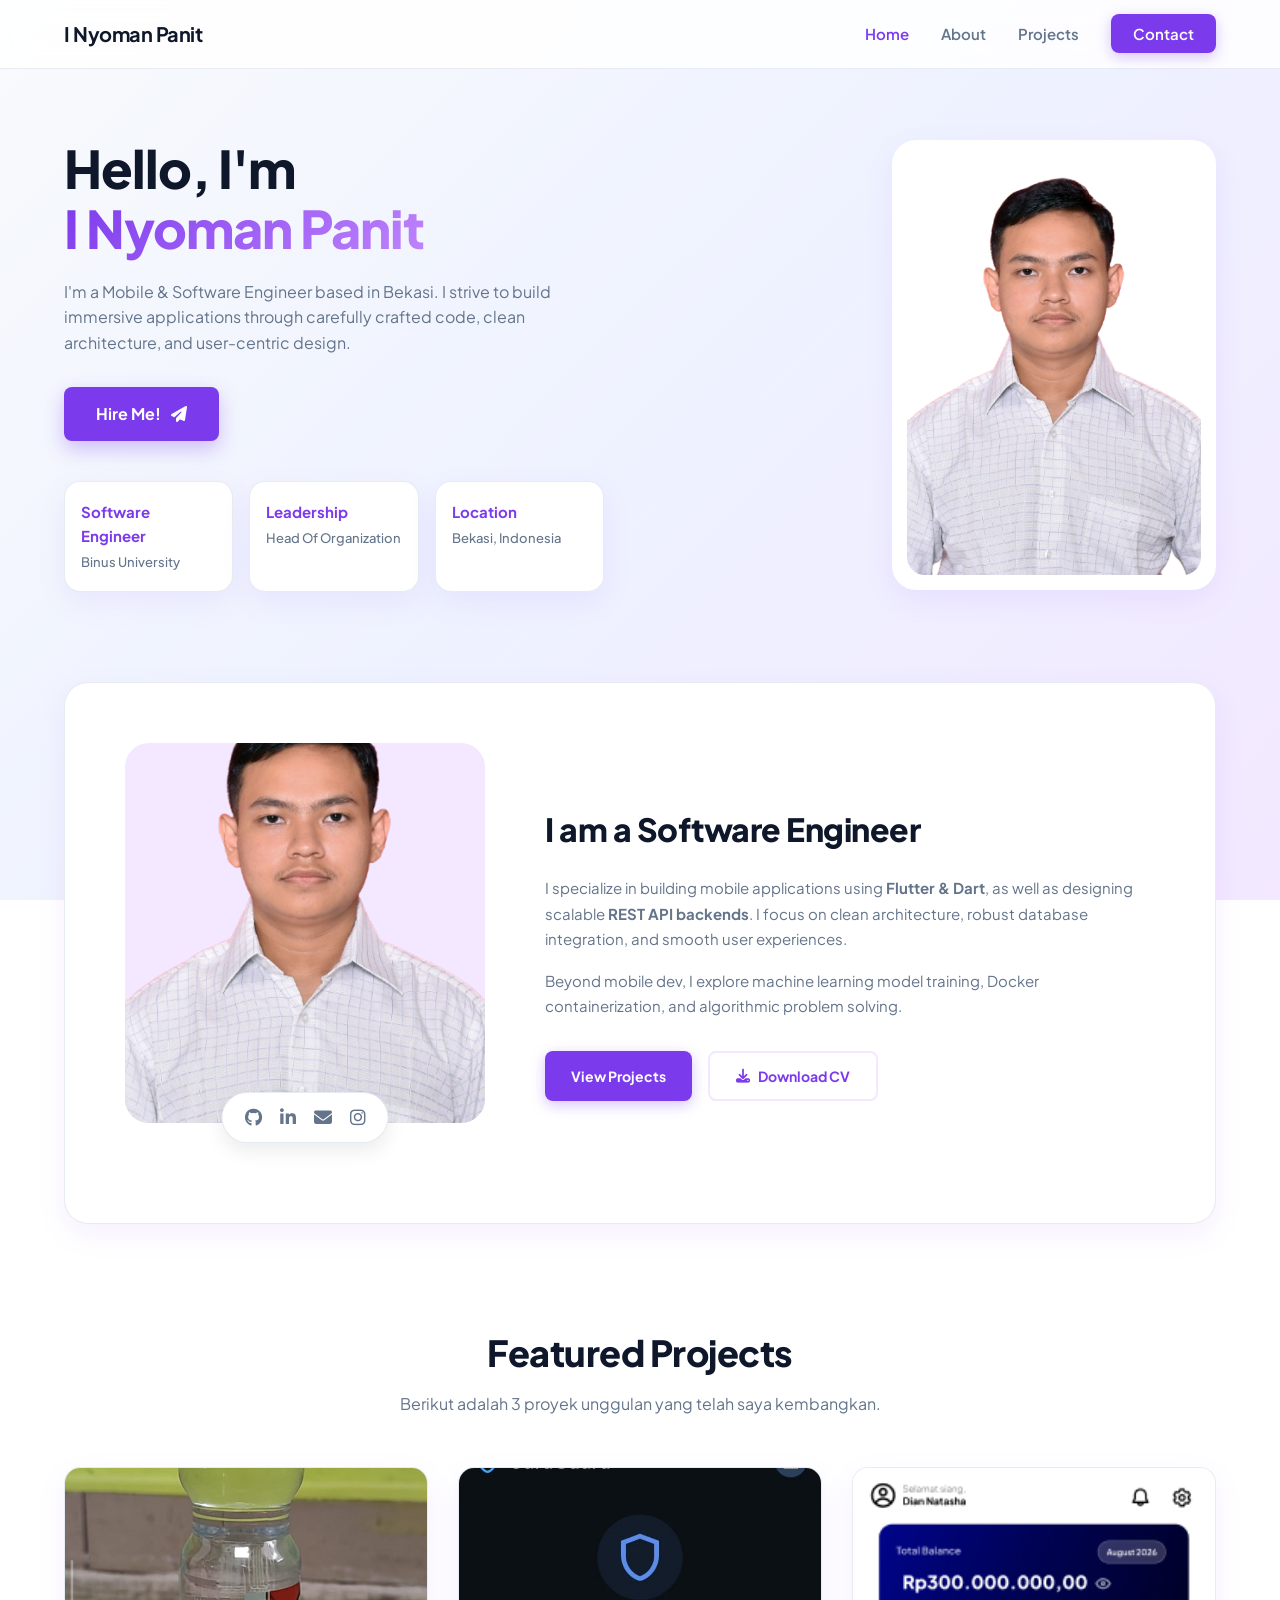
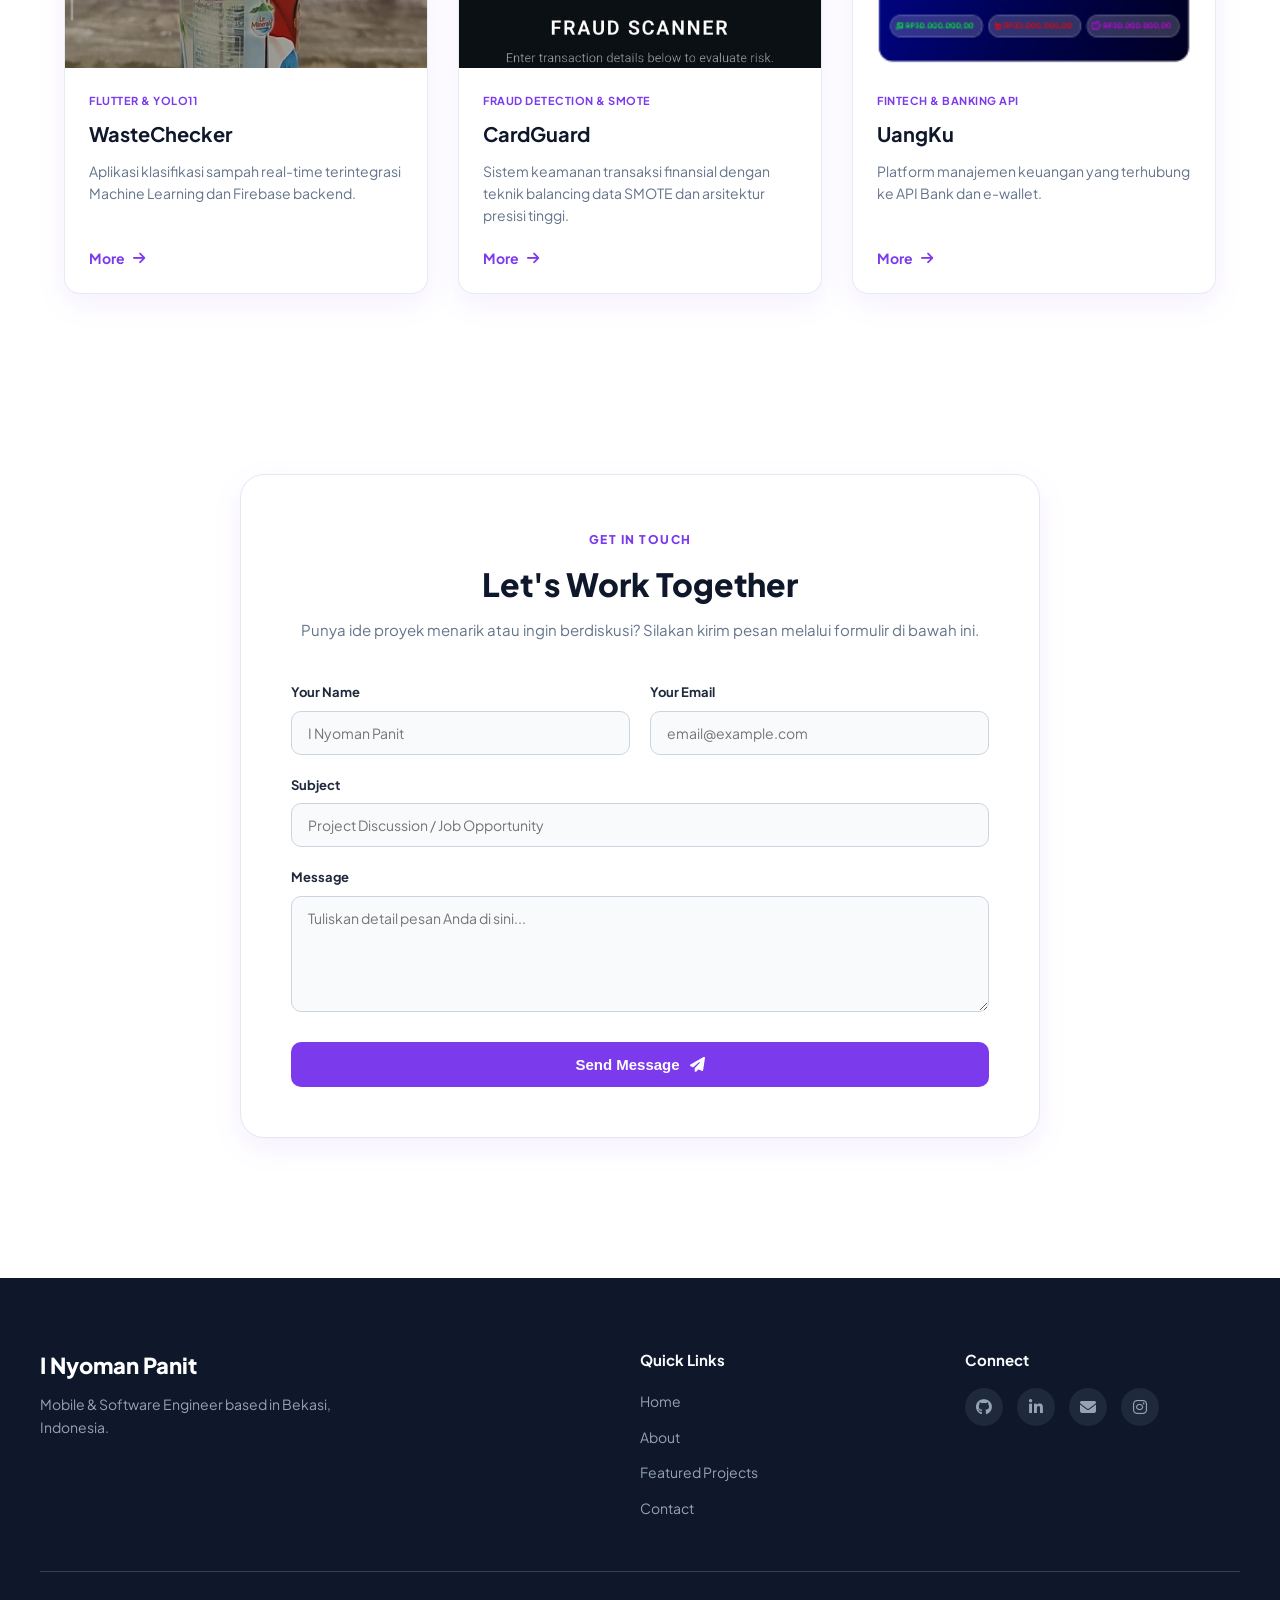
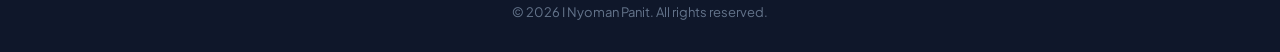
<file: index.html>
<!DOCTYPE html>
<html lang="en">
<head>
    <meta charset="UTF-8">
    <meta name="viewport" content="width=device-width, initial-scale=1.0">
    <title>I Nyoman Panit | Portfolio</title>

    <link rel="preconnect" href="https://fonts.googleapis.com">
    <link rel="preconnect" href="https://fonts.gstatic.com" crossorigin>
    <link href="https://fonts.googleapis.com/css2?family=Plus+Jakarta+Sans:wght@400;500;600;700;800&display=swap" rel="stylesheet">
    <link rel="stylesheet" href="https://cdnjs.cloudflare.com/ajax/libs/font-awesome/6.4.0/css/all.min.css">
    
    <link rel="stylesheet" href="jumbo.css">
    <script src="jumbo.js" defer></script>
</head>

<body>

    <!-- NAVBAR HEADER -->
    <header class="header">
        <nav class="navBar">
            <div class="namaNavBar">
                <a href="#"><b>I Nyoman Panit</b></a>
            </div>

            <ul class="navLinks">
                <li>
                    <a href="#home" class="active">Home</a>
                </li>
                <li>
                    <a href="#about">About</a>
                </li>
                <li>
                    <a href="#portfolio">Projects</a>
                </li>
                <li>
                    <a href="#contact" class="btnNav">Contact</a>
                </li>
            </ul>
        </nav>
    </header>
    
    <!-- HERO SECTION -->
    <section class="heroSection" id="home">
        <div class="heroContainer">
            
            <!-- Kolom Kiri Teks -->
            <div class="perkenalanAwal">
                <div class="infoPerkenalan">
                    <h1>
                        Hello, I'm <br>
                        <span class="highlightNama">I Nyoman Panit</span>
                    </h1>
                </div>

                <p class="heroDesc">
                    I'm a Mobile & Software Engineer based in Bekasi. 
                    I strive to build immersive applications through 
                    carefully crafted code, clean architecture, and user-centric design.
                </p>

                <div class="heroCta">
                    <a href="#contact" class="hireMeButton">Hire Me! <i class="fas fa-paper-plane"></i></a>
                </div>

                <!-- 3 Kotak Info -->
                <div class="statGrid">
                    <div class="statCard">
                        <h3>Software Engineer</h3>
                        <p>Binus University</p>
                    </div>
                    <div class="statCard">
                        <h3>Leadership</h3>
                        <p>Head Of Organization</p>
                    </div>  
                    <div class="statCard">
                        <h3>Location</h3>
                        <p>Bekasi, Indonesia</p>
                    </div>
                </div>
            </div>

            <!-- Kolom Kanan Gambar Profil -->
            <div class="masukinGambarWrapper">
                <div class="gambarCard">
                    <img src="assets/profile.png" alt="I Nyoman Panit" class="gambarMuka">
                </div>
            </div>

        </div>
    </section>

    <!-- ABOUT SECTION -->
    <section class="aboutSection" id="about">
        <div class="aboutCard">
            <!-- Foto & Social Links -->
            <div class="aboutImageContainer">
                <img src="assets/profile.png" alt="I Nyoman Panit" class="aboutMuka">

                <!-- Social Bar melayang di foto -->
                <div class="socialBar">
                    <a href="https://github.com/PabitHengker" target="_blank" aria-label="Github"><i class="fab fa-github"></i></a>
                    <a href="https://www.linkedin.com/in/i-nyoman-panit-sentana-bakti-758229284/" target="_blank" aria-label="LinkedIn"><i class="fab fa-linkedin-in"></i></a>
                    <a href="mailto:panitsentanabakti@gmail.com" aria-label="Email"><i class="fas fa-envelope"></i></a>
                    <a href="https://www.instagram.com/pan23._/" target="_blank" aria-label="Instagram"><i class="fab fa-instagram"></i></a>
                </div>
            </div>

            <!-- Teks Deskripsi About -->
            <div class="aboutContent">
                <h2 class="aboutTitle">I am a Software Engineer</h2>

                <p class="aboutText">
                    I specialize in building mobile applications using <strong>Flutter & Dart</strong>,
                    as well as designing scalable <strong>REST API backends</strong>. 
                    I focus on clean architecture, robust database integration, 
                    and smooth user experiences.
                </p>

                <p class="aboutText">
                    Beyond mobile dev, I explore machine learning model training, Docker containerization, 
                    and algorithmic problem solving.
                </p>

                <div class="aboutActions">
                    <a href="#portfolio" class="btn btn-primary">View Projects</a>
                    <a href="assets/cv.pdf" class="btn btn-outline" download>
                        <i class="fas fa-download"></i> Download CV
                    </a>
                </div>
            </div>
        </div>    
    </section>

    <!-- PORTFOLIO SHOWCASE SECTION -->
    <section class="portfolioSection" id="portfolio">
        <div class="sectionHeader">
            <h2>Featured Projects</h2>
            <p>Berikut adalah 3 proyek unggulan yang telah saya kembangkan.</p>
        </div>

        <div class="portfolioGrid">
            <!-- Project 1 -->
            <div class="projectCard">
                <div class="projectImgBox">
                    <img src="assets/ecomanage-1.jpeg" alt="WasteChecker App">
                </div>
                <div class="projectInfo">
                    <span class="projectBadge">Flutter & YOLO11</span>
                    <h3>WasteChecker</h3>
                    <p>Aplikasi klasifikasi sampah real-time terintegrasi Machine Learning dan Firebase backend.</p>
                    <a href="jumboProject.html#ecomanage" class="projectLink">More <i class="fas fa-arrow-right"></i></a>
                </div>
            </div>

            <!-- Project 2 -->
            <div class="projectCard">
                <div class="projectImgBox">
                    <img src="assets/cardguard-proj.jpeg" alt="CardGuard App">
                </div>
                <div class="projectInfo">
                    <span class="projectBadge">Fraud Detection & SMOTE</span>
                    <h3>CardGuard</h3>
                    <p>Sistem keamanan transaksi finansial dengan teknik balancing data SMOTE dan arsitektur presisi tinggi.</p>
                    <a href="jumboProject.html#cardfrauddetection" class="projectLink">More <i class="fas fa-arrow-right"></i></a>
                </div>
            </div>

            <!-- Project 3 -->
            <div class="projectCard">
                <div class="projectImgBox">
                    <img src="assets/uangku-proj.png" alt="UangKu App">
                </div>
                <div class="projectInfo">
                    <span class="projectBadge">Fintech & Banking API</span>
                    <h3>UangKu</h3>
                    <p>Platform manajemen keuangan yang terhubung ke API Bank dan e-wallet.</p>
                    <a href="jumboProject.html#uangku" class="projectLink">More <i class="fas fa-arrow-right"></i></a>
                </div>
            </div>
        </div>
    </section>

    <!-- CONTACT SECTION -->
    <section class="contactSection" id="contact">
        <div class="contactContainer">
            <div class="contactHeader">
                <span class="section-tag">GET IN TOUCH</span>
                <h2>Let's Work Together</h2>
                <p>Punya ide proyek menarik atau ingin berdiskusi? Silakan kirim pesan melalui formulir di bawah ini.</p>
            </div>

            <form class="contactForm" id="contactForm">
                <div class="formGroupRow">
                    <div class="formGroup">
                        <label for="name">Your Name</label>
                        <input type="text" id="name" name="name" placeholder="I Nyoman Panit" required>
                    </div>
                    <div class="formGroup">
                        <label for="email">Your Email</label>
                        <input type="email" id="email" name="email" placeholder="email@example.com" required>
                    </div>
                </div>

                <div class="formGroup">
                    <label for="subject">Subject</label>
                    <input type="text" id="subject" name="subject" placeholder="Project Discussion / Job Opportunity" required>
                </div>

                <div class="formGroup">
                    <label for="message">Message</label>
                    <textarea id="message" name="message" rows="5" placeholder="Tuliskan detail pesan Anda di sini..." required></textarea>
                </div>

                <button type="submit" class="btnSubmit" id="btnSubmit">
                    Send Message <i class="fas fa-paper-plane"></i>
                </button>
            </form>
        </div>
    </section>

   <!-- FOOTER SECTION -->
    <footer class="footer">
        <div class="footerContainer">
            <div class="footerBrand">
                <h3>I Nyoman Panit</h3>
                <p>Mobile & Software Engineer based in Bekasi, Indonesia.</p>
            </div>

            <div class="footerNav">
                <h4>Quick Links</h4>
                <ul>
                    <li>
                        <a href="index.html#home">Home</a>
                    </li>
                    <li>
                        <a href="index.html#about">About</a>
                    </li>
                    <li>
                        <a href="jumboProject.html">Featured Projects</a>
                    </li>
                    <li>
                        <a href="#contact">Contact</a>
                    </li>
                </ul>
            </div>

            <div class="footerSocials">
                <h4>Connect</h4>
                <div class="socialIcons">
                    <a href="https://github.com/PabitHengker" target="_blank" aria-label="GitHub"><i class="fab fa-github"></i></a>
                    <a href="https://www.linkedin.com/in/i-nyoman-panit-sentana-bakti-758229284/" target="_blank" aria-label="LinkedIn"><i class="fab fa-linkedin-in"></i></a>
                    <a href="mailto:panitsentanabakti@gmail.com" aria-label="Email"><i class="fas fa-envelope"></i></a>
                    <a href="https://www.instagram.com/pan23._/" target="_blank" aria-label="Instagram"><i class="fab fa-instagram"></i></a>
                </div>
            </div>
        </div>

        <div class="footerBottom">
            <p>&copy; 2026 I Nyoman Panit. All rights reserved.</p>
        </div>
    </footer>
</body>
</html>
</file>
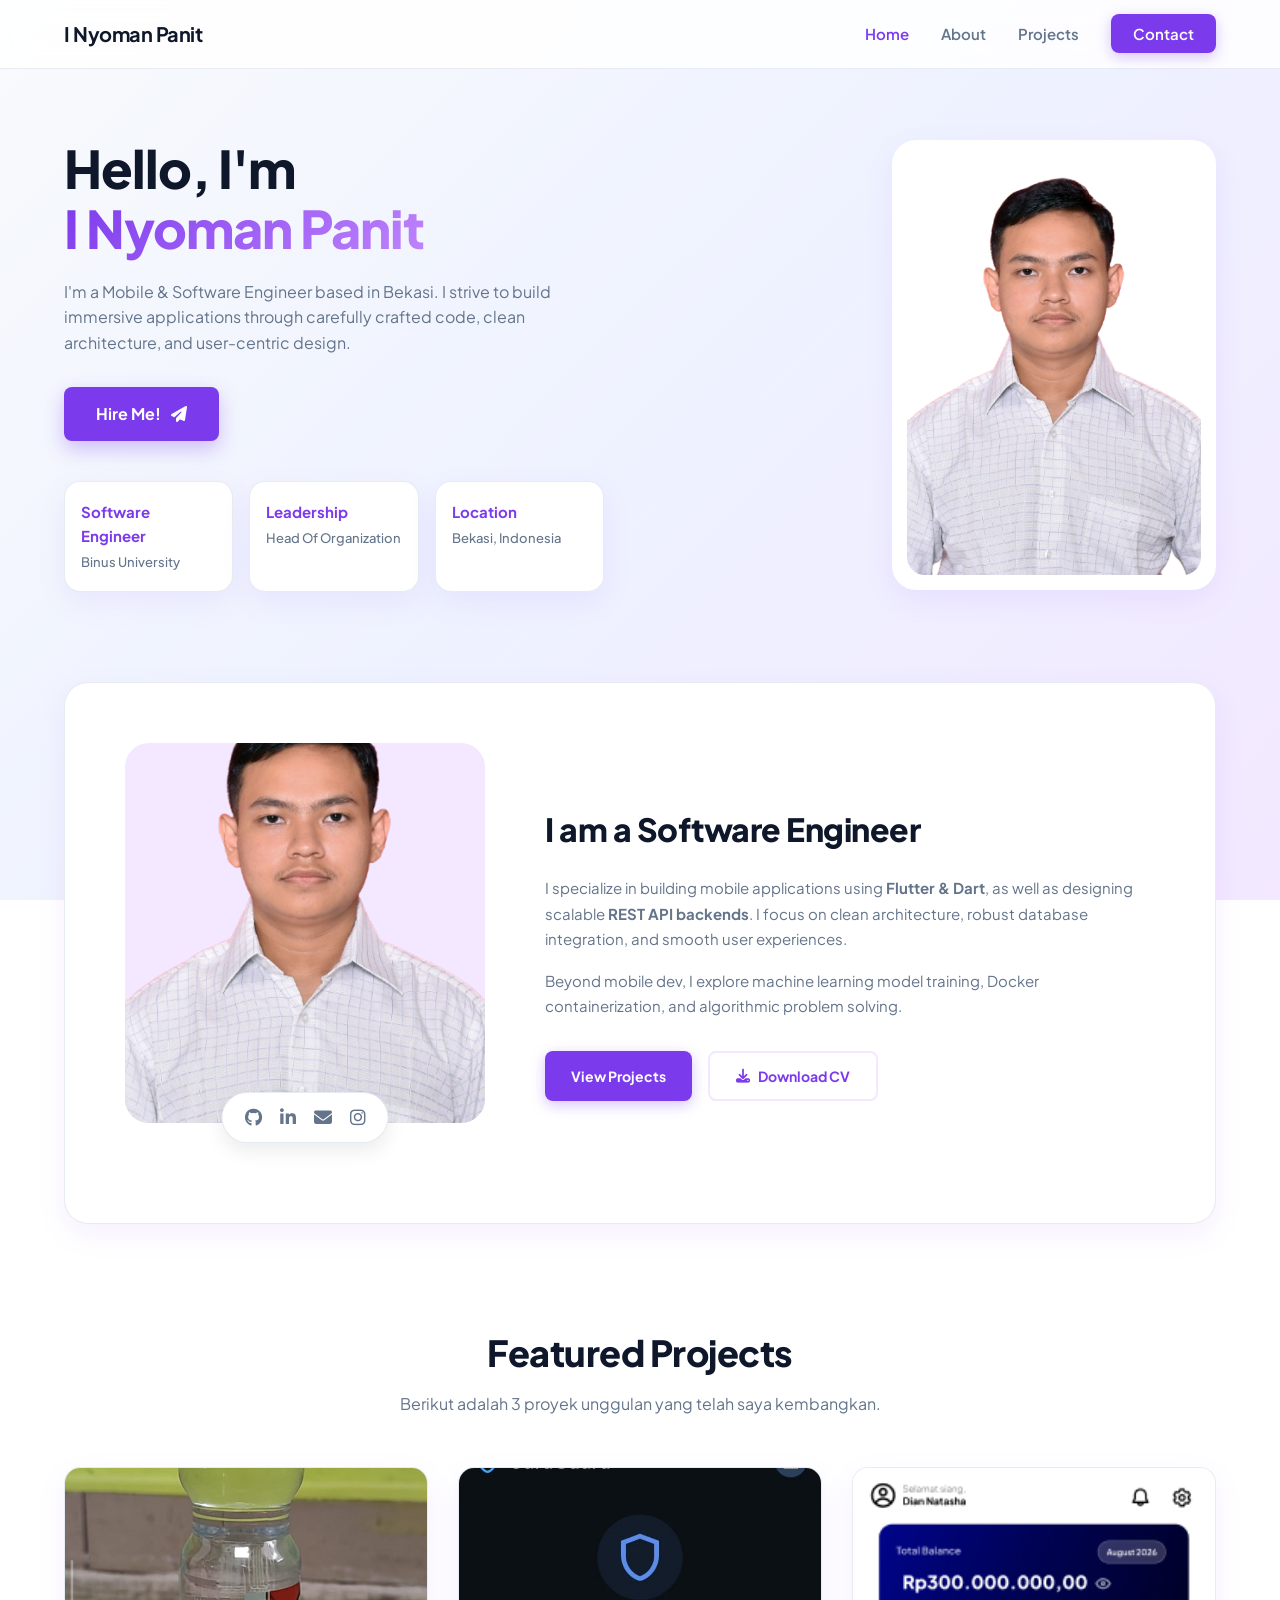
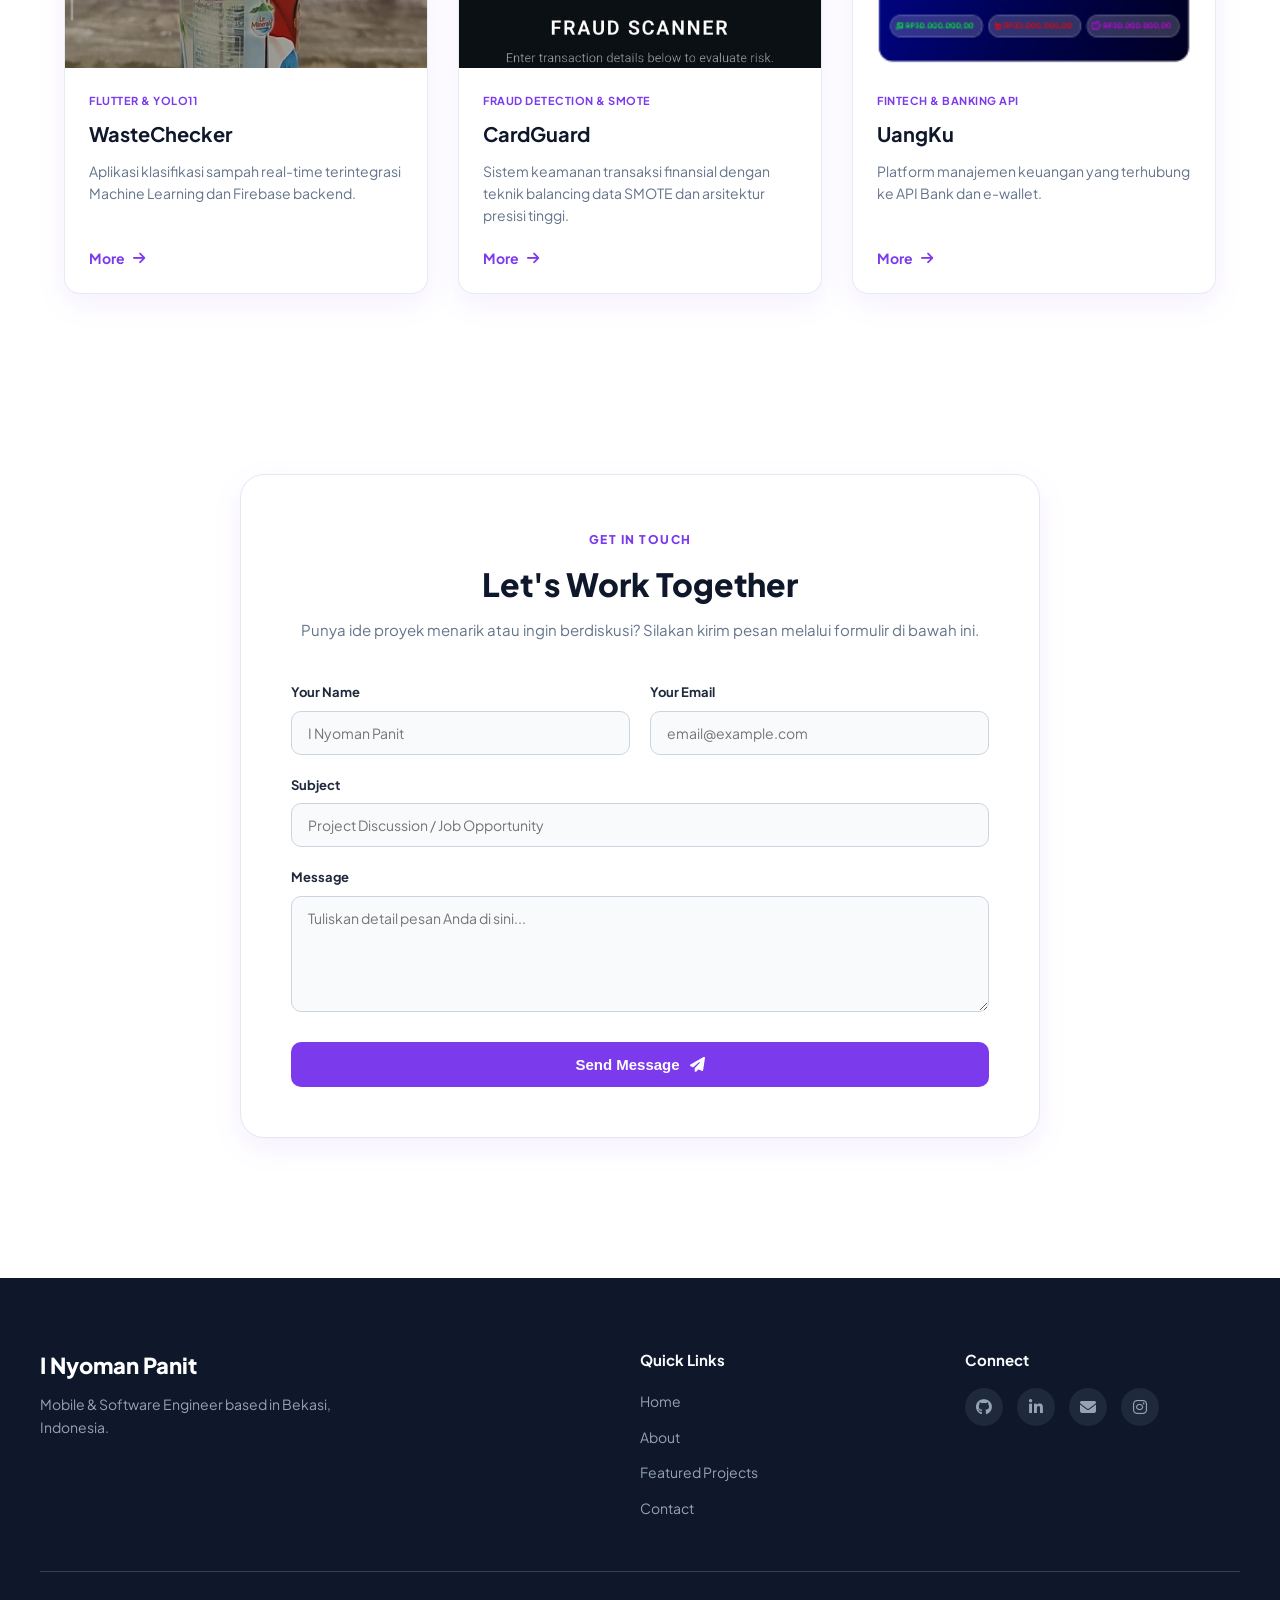
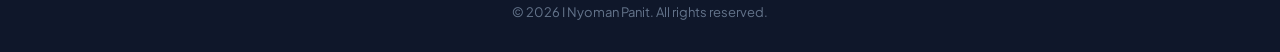
<file: jumbo.html>
<!DOCTYPE html>
<html lang="en">
<head>
    <meta charset="UTF-8">
    <meta name="viewport" content="width=device-width, initial-scale=1.0">
    <title>I Nyoman Panit | Portfolio</title>

    <link rel="preconnect" href="https://fonts.googleapis.com">
    <link rel="preconnect" href="https://fonts.gstatic.com" crossorigin>
    <link href="https://fonts.googleapis.com/css2?family=Plus+Jakarta+Sans:wght@400;500;600;700;800&display=swap" rel="stylesheet">
    <link rel="stylesheet" href="https://cdnjs.cloudflare.com/ajax/libs/font-awesome/6.4.0/css/all.min.css">
    
    <link rel="stylesheet" href="jumbo.css">
    <script src="jumbo.js" defer></script>
</head>

<body>

    <!-- NAVBAR HEADER -->
    <header class="header">
        <nav class="navBar">
            <div class="namaNavBar">
                <a href="#"><b>I Nyoman Panit</b></a>
            </div>

            <ul class="navLinks">
                <li>
                    <a href="#home" class="active">Home</a>
                </li>
                <li>
                    <a href="#about">About</a>
                </li>
                <li>
                    <a href="#portfolio">Projects</a>
                </li>
                <li>
                    <a href="#contact" class="btnNav">Contact</a>
                </li>
            </ul>
        </nav>
    </header>
    
    <!-- HERO SECTION -->
    <section class="heroSection" id="home">
        <div class="heroContainer">
            
            <!-- Kolom Kiri Teks -->
            <div class="perkenalanAwal">
                <div class="infoPerkenalan">
                    <h1>
                        Hello, I'm <br>
                        <span class="highlightNama">I Nyoman Panit</span>
                    </h1>
                </div>

                <p class="heroDesc">
                    I'm a Mobile & Software Engineer based in Bekasi. 
                    I strive to build immersive applications through 
                    carefully crafted code, clean architecture, and user-centric design.
                </p>

                <div class="heroCta">
                    <a href="#contact" class="hireMeButton">Hire Me! <i class="fas fa-paper-plane"></i></a>
                </div>

                <!-- 3 Kotak Info -->
                <div class="statGrid">
                    <div class="statCard">
                        <h3>Software Engineer</h3>
                        <p>Binus University</p>
                    </div>
                    <div class="statCard">
                        <h3>Leadership</h3>
                        <p>Head Of Organization</p>
                    </div>  
                    <div class="statCard">
                        <h3>Location</h3>
                        <p>Bekasi, Indonesia</p>
                    </div>
                </div>
            </div>

            <!-- Kolom Kanan Gambar Profil -->
            <div class="masukinGambarWrapper">
                <div class="gambarCard">
                    <img src="assets/profile.png" alt="I Nyoman Panit" class="gambarMuka">
                </div>
            </div>

        </div>
    </section>

    <!-- ABOUT SECTION -->
    <section class="aboutSection" id="about">
        <div class="aboutCard">
            <!-- Foto & Social Links -->
            <div class="aboutImageContainer">
                <img src="assets/profile.png" alt="I Nyoman Panit" class="aboutMuka">

                <div class="socialBar">
                    <a href="https://github.com/PabitHengker" target="_blank" aria-label="Github"><i class="fab fa-github"></i></a>
                    <a href="https://www.linkedin.com/in/i-nyoman-panit-sentana-bakti-758229284/" target="_blank" aria-label="LinkedIn"><i class="fab fa-linkedin-in"></i></a>
                    <a href="mailto:panitsentanabakti@gmail.com" aria-label="Email"><i class="fas fa-envelope"></i></a>
                    <a href="https://www.instagram.com/pan23._/" target="_blank" aria-label="Instagram"><i class="fab fa-instagram"></i></a>
                </div>
            </div>

            <!-- Teks Deskripsi About -->
            <div class="aboutContent">
                <h2 class="aboutTitle">I am a Software Engineer</h2>

                <p class="aboutText">
                    I specialize in building mobile applications using <strong>Flutter & Dart</strong>,
                    as well as designing scalable <strong>REST API backends</strong>. 
                    I focus on clean architecture, robust database integration, 
                    and smooth user experiences.
                </p>

                <p class="aboutText">
                    Beyond mobile dev, I explore machine learning model training, Docker containerization, 
                    and algorithmic problem solving.
                </p>

                <div class="aboutActions">
                    <a href="#portfolio" class="btn btn-primary">View Projects</a>
                    <a href="assets/cv.pdf" class="btn btn-outline" download>
                        <i class="fas fa-download"></i> Download CV
                    </a>
                </div>
            </div>
        </div>    
    </section>

    <!-- PORTFOLIO SHOWCASE SECTION -->
    <section class="portfolioSection" id="portfolio">
        <div class="sectionHeader">
            <h2>Featured Projects</h2>
            <p>Berikut adalah 3 proyek unggulan yang telah saya kembangkan.</p>
        </div>

        <div class="portfolioGrid">
            <!-- Project 1 -->
            <div class="projectCard">
                <div class="projectImgBox">
                    <img src="assets/ecomanage-1.jpeg" alt="WasteChecker App">
                </div>
                <div class="projectInfo">
                    <span class="projectBadge">Flutter & YOLO11</span>
                    <h3>WasteChecker</h3>
                    <p>Aplikasi klasifikasi sampah real-time terintegrasi Machine Learning dan Firebase backend.</p>
                    <a href="jumboProject.html#ecomanage" class="projectLink">More <i class="fas fa-arrow-right"></i></a>
                </div>
            </div>

            <!-- Project 2 -->
            <div class="projectCard">
                <div class="projectImgBox">
                    <img src="assets/cardguard-proj.jpeg" alt="CardGuard App">
                </div>
                <div class="projectInfo">
                    <span class="projectBadge">Fraud Detection & SMOTE</span>
                    <h3>CardGuard</h3>
                    <p>Sistem keamanan transaksi finansial dengan teknik balancing data SMOTE dan arsitektur presisi tinggi.</p>
                    <a href="jumboProject.html#cardfrauddetection" class="projectLink">More <i class="fas fa-arrow-right"></i></a>
                </div>
            </div>

            <!-- Project 3 -->
            <div class="projectCard">
                <div class="projectImgBox">
                    <img src="assets/uangku-proj.png" alt="UangKu App">
                </div>
                <div class="projectInfo">
                    <span class="projectBadge">Fintech & Banking API</span>
                    <h3>UangKu</h3>
                    <p>Platform manajemen keuangan yang terhubung ke API Bank dan e-wallet.</p>
                    <a href="jumboProject.html#uangku" class="projectLink">More <i class="fas fa-arrow-right"></i></a>
                </div>
            </div>
        </div>
    </section>

    <!-- CONTACT SECTION -->
    <section class="contactSection" id="contact">
        <div class="contactContainer">
            <div class="contactHeader">
                <span class="section-tag">GET IN TOUCH</span>
                <h2>Let's Work Together</h2>
                <p>Punya ide proyek menarik atau ingin berdiskusi? Silakan kirim pesan melalui formulir di bawah ini.</p>
            </div>

            <form class="contactForm" action="#" method="POST">
                <div class="formGroupRow">
                    <div class="formGroup">
                        <label for="name">Your Name</label>
                        <input type="text" id="name" name="name" placeholder="I Nyoman Panit" required>
                    </div>
                    <div class="formGroup">
                        <label for="email">Your Email</label>
                        <input type="email" id="email" name="email" placeholder="email@example.com" required>
                    </div>
                </div>

                <div class="formGroup">
                    <label for="subject">Subject</label>
                    <input type="text" id="subject" name="subject" placeholder="Project Discussion / Job Opportunity" required>
                </div>

                <div class="formGroup">
                    <label for="message">Message</label>
                    <textarea id="message" name="message" rows="5" placeholder="Tuliskan detail pesan Anda di sini..." required></textarea>
                </div>

                <button type="submit" class="btnSubmit">
                    Send Message <i class="fas fa-paper-plane"></i>
                </button>
            </form>
        </div>
    </section>

    <!-- FOOTER SECTION -->
    <footer class="footer">
        <div class="footerContainer">
            <div class="footerBrand">
                <h3>I Nyoman Panit</h3>
                <p>Mobile & Software Engineer based in Bekasi, Indonesia.</p>
            </div>

            <div class="footerNav">
                <h4>Quick Links</h4>
                <ul>
                    <li>
                        <a href="index.html#home">Home</a>
                    </li>
                    <li>
                        <a href="index.html#about">About</a>
                    </li>
                    <li>
                        <a href="projects.html">Featured Projects</a>
                    </li>
                    <li>
                        <a href="#contact">Contact</a>
                    </li>
                </ul>
            </div>

            <div class="footerSocials">
                <h4>Connect</h4>
                <div class="socialIcons">
                    <a href="https://github.com" target="_blank" aria-label="GitHub"><i class="fab fa-github"></i></a>
                    <a href="https://linkedin.com" target="_blank" aria-label="LinkedIn"><i class="fab fa-linkedin-in"></i></a>
                    <a href="mailto:email@example.com" aria-label="Email"><i class="fas fa-envelope"></i></a>
                    <a href="https://instagram.com" target="_blank" aria-label="Instagram"><i class="fab fa-instagram"></i></a>
                </div>
            </div>
        </div>

        <div class="footerBottom">
            <p>&copy; 2026 I Nyoman Panit. All rights reserved.</p>
        </div>
    </footer>
</body>
</html>
</file>
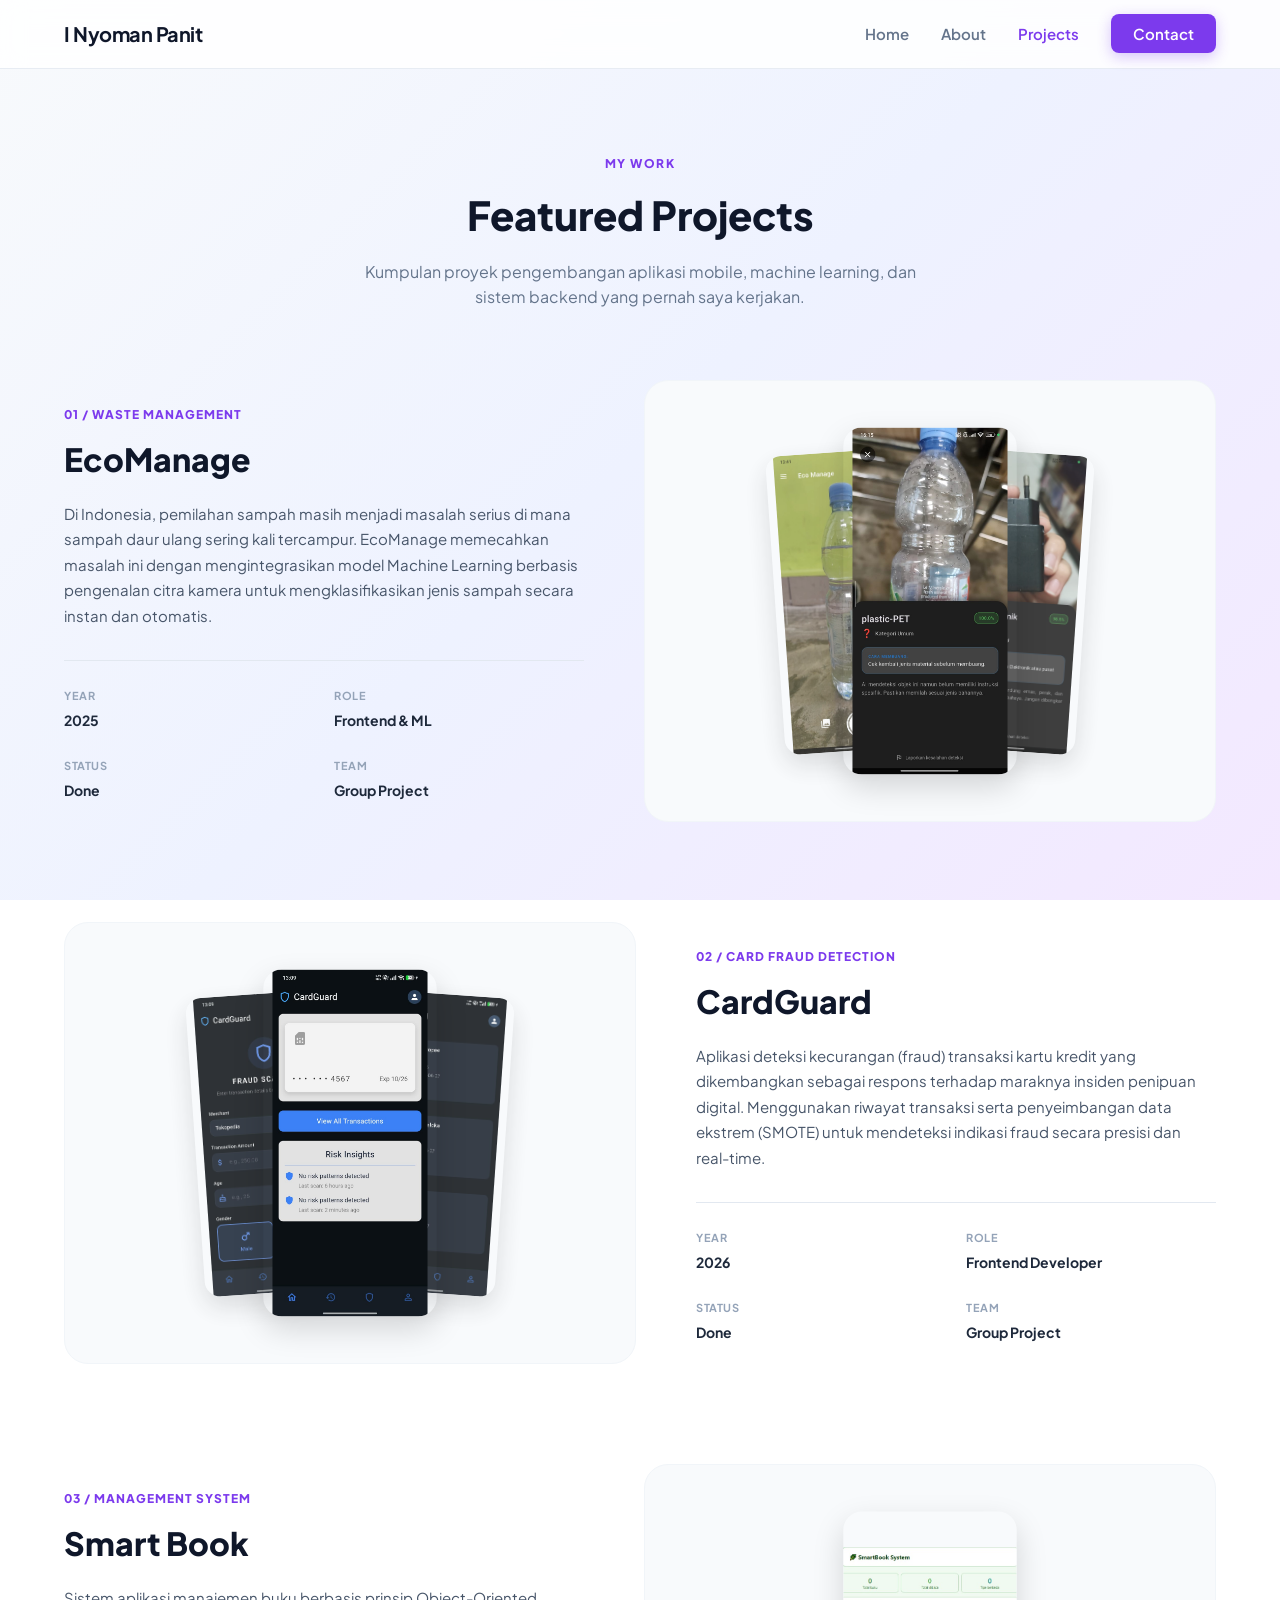
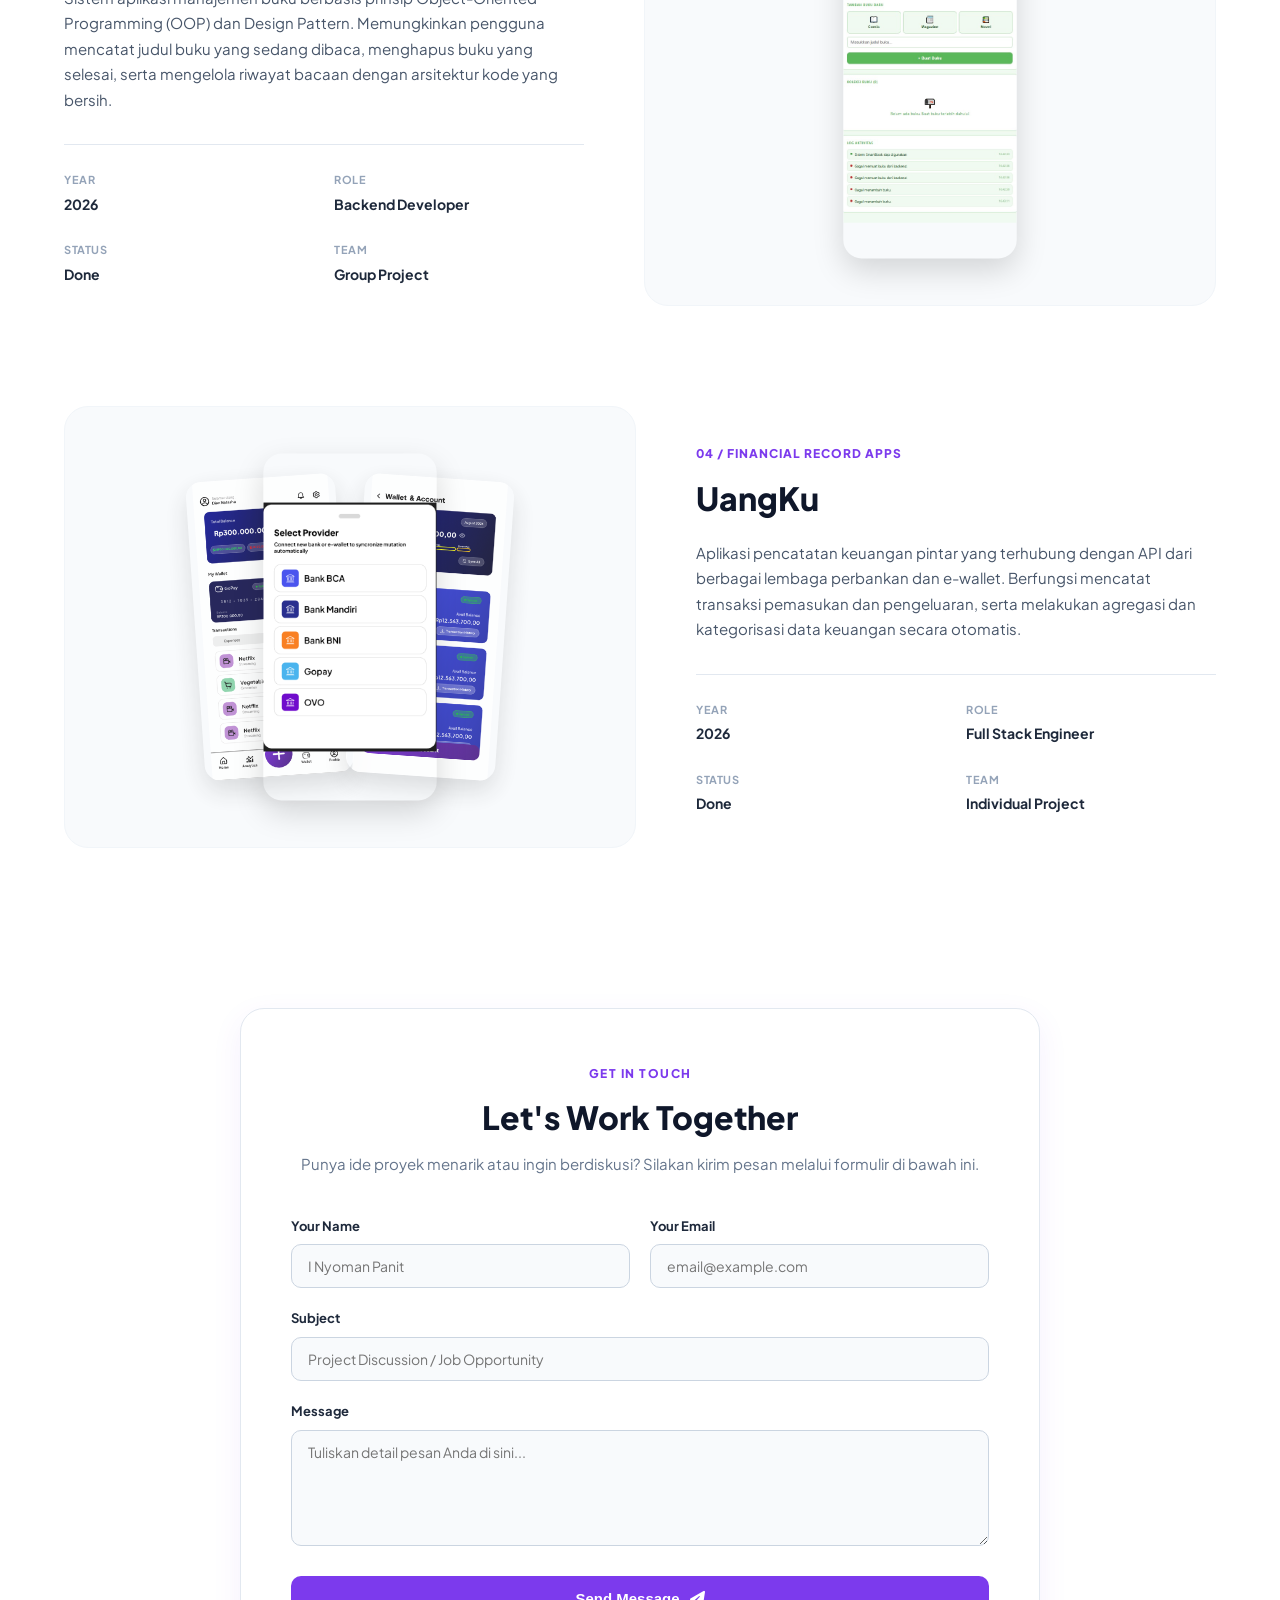
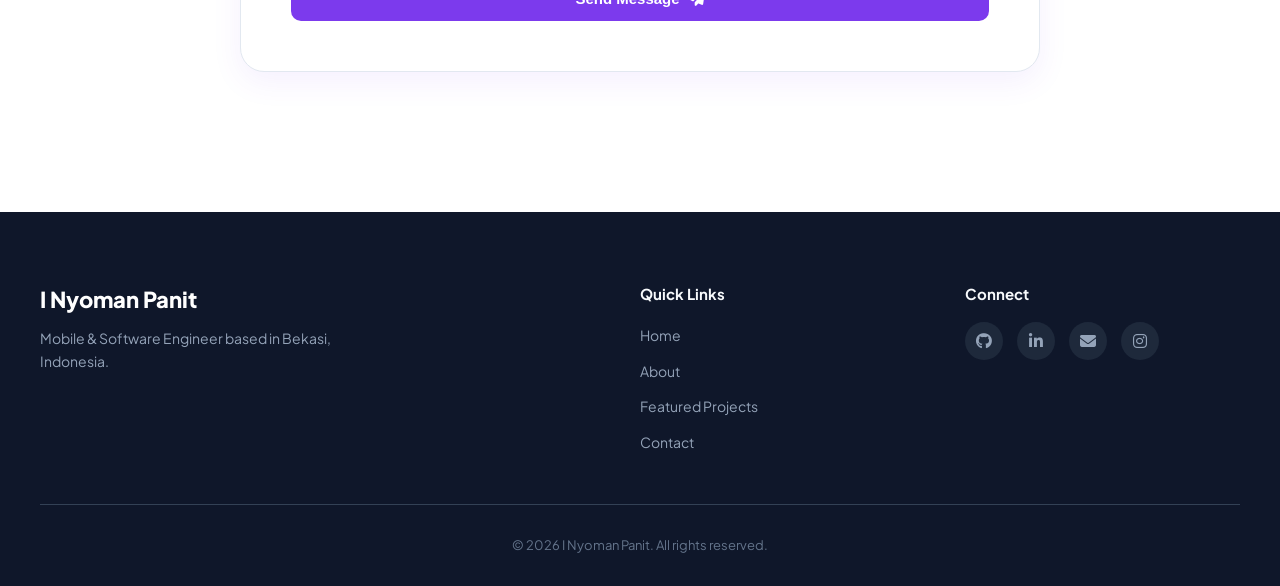
<file: jumboProject.html>
<!DOCTYPE html>
<html lang="en">
<head>
    <meta charset="UTF-8">
    <meta name="viewport" content="width=device-width, initial-scale=1.0">
    <title>Featured Projects | I Nyoman Panit</title>
    
    <!-- Fonts & Icons -->
    <link rel="preconnect" href="https://fonts.googleapis.com">
    <link rel="preconnect" href="https://fonts.gstatic.com" crossorigin>
    <link href="https://fonts.googleapis.com/css2?family=Plus+Jakarta+Sans:wght@400;500;600;700;800&display=swap" rel="stylesheet">
    <link rel="stylesheet" href="https://cdnjs.cloudflare.com/ajax/libs/font-awesome/6.4.0/css/all.min.css">
    
    <link rel="stylesheet" href="jumbo.css">
</head>
<body>

    <!-- NAVBAR HEADER -->
    <header class="header">
        <nav class="navBar">
            <div class="namaNavBar">
                <a href="index.html"><b>I Nyoman Panit</b></a>
            </div>

            <ul class="navLinks">
                <li><a href="index.html#home">Home</a></li>
                <li><a href="index.html#about">About</a></li>
                <li><a href="jumboProject.html" class="active">Projects</a></li>
                <li><a href="#contact" class="btnNav">Contact</a></li>
            </ul>
        </nav>
    </header>

    <!-- FEATURED PROJECTS SHOWCASE -->
    <section class="projects-section">
        <div class="projects-container">
            
            <div class="section-header">
                <span class="section-tag">MY WORK</span>
                <h2>Featured Projects</h2>
                <p>Kumpulan proyek pengembangan aplikasi mobile, machine learning, dan sistem backend yang pernah saya kerjakan.</p>
            </div>

            <div class="projects-list">

                <!-- PROJECT 01: ECOMANAGE -->
                <article class="project-item" id="project-ecomanage">
                    <div class="project-info">
                        <span class="project-number">01 / WASTE MANAGEMENT</span>
                        <h3 class="project-name">EcoManage</h3>
                        <p class="project-desc">
                            Di Indonesia, pemilahan sampah masih menjadi masalah serius di mana sampah daur ulang sering kali tercampur. EcoManage memecahkan masalah ini dengan mengintegrasikan model Machine Learning berbasis pengenalan citra kamera untuk mengklasifikasikan jenis sampah secara instan dan otomatis.
                        </p>
                        
                        <div class="project-meta-grid">
                            <div class="meta-box"><span>YEAR</span><p>2025</p></div>
                            <div class="meta-box"><span>ROLE</span><p>Frontend & ML</p></div>
                            <div class="meta-box"><span>STATUS</span><p>Done</p></div>
                            <div class="meta-box"><span>TEAM</span><p>Group Project</p></div>
                        </div>
                    </div>

                    <div class="project-mockup-container">
                        <div class="mockup-stack">
                            <img src="assets/ecomanage-1.jpeg" alt="EcoManage Screen 1" class="mockup-img screen-left">
                            <img src="assets/ecomanage-2.jpeg" alt="EcoManage Screen 2" class="mockup-img screen-center">
                            <img src="assets/ecomanage-3.jpeg" alt="EcoManage Screen 3" class="mockup-img screen-right">
                        </div>
                    </div>
                </article>

                <!-- PROJECT 02: CARDGUARD -->
                <article class="project-item project-reverse" id="project-cardguard">
                    <div class="project-info">
                        <span class="project-number">02 / CARD FRAUD DETECTION</span>
                        <h3 class="project-name">CardGuard</h3>
                        <p class="project-desc">
                            Aplikasi deteksi kecurangan (fraud) transaksi kartu kredit yang dikembangkan sebagai respons terhadap maraknya insiden penipuan digital. Menggunakan riwayat transaksi serta penyeimbangan data ekstrem (SMOTE) untuk mendeteksi indikasi fraud secara presisi dan real-time.
                        </p>
                        
                        <div class="project-meta-grid">
                            <div class="meta-box">
                                <span>YEAR</span>
                                <p>2026</p>
                            </div>
                            <div class="meta-box">
                                <span>ROLE</span>
                                <p>Frontend Developer</p>
                            </div>
                            <div class="meta-box">
                                <span>STATUS</span>
                                <p>Done</p>
                            </div>
                            <div class="meta-box">
                                <span>TEAM</span>
                                <p>Group Project</p>
                            </div>
                        </div>
                    </div>

                    <div class="project-mockup-container">
                        <div class="mockup-stack">
                            <img src="assets/cardguard-1.jpeg" alt="CardGuard Screen 1" class="mockup-img screen-left">
                            <img src="assets/cardguard-2.jpeg" alt="CardGuard Screen 2" class="mockup-img screen-center">
                            <img src="assets/cardguard-3.jpeg" alt="CardGuard Screen 3" class="mockup-img screen-right">
                        </div>
                    </div>
                </article>

                <!-- PROJECT 03: SMART BOOK -->
                <article class="project-item" id="project-smartbook">
                    <div class="project-info">
                        <span class="project-number">03 / MANAGEMENT SYSTEM</span>
                        <h3 class="project-name">Smart Book</h3>
                        <p class="project-desc">
                            Sistem aplikasi manajemen buku berbasis prinsip Object-Oriented Programming (OOP) dan Design Pattern. Memungkinkan pengguna mencatat judul buku yang sedang dibaca, menghapus buku yang selesai, serta mengelola riwayat bacaan dengan arsitektur kode yang bersih.
                        </p>
                        
                        <div class="project-meta-grid">
                            <div class="meta-box">
                                <span>YEAR</span>
                                <p>2026</p>
                            </div>
                            <div class="meta-box">
                                <span>ROLE</span>
                                <p>Backend Developer</p>
                            </div>
                            <div class="meta-box">
                                <span>STATUS</span>
                                <p>Done</p>
                            </div>
                            <div class="meta-box">
                                <span>TEAM</span>
                                <p>Group Project</p>
                            </div>
                        </div>
                    </div>

                    <div class="project-mockup-container">
                        <div class="mockup-stack">
                            <img src="assets/smartbook-1.jpeg" alt="Smart Book Screen 1" class="mockup-img screen-center">
                        </div>
                    </div>
                </article>

                <!-- PROJECT 04: UANGKU -->
                <article class="project-item project-reverse" id="project-uangku">
                    <div class="project-info">
                        <span class="project-number">04 / FINANCIAL RECORD APPS</span>
                        <h3 class="project-name">UangKu</h3>
                        <p class="project-desc">
                            Aplikasi pencatatan keuangan pintar yang terhubung dengan API dari berbagai lembaga perbankan dan e-wallet. Berfungsi mencatat transaksi pemasukan dan pengeluaran, serta melakukan agregasi dan kategorisasi data keuangan secara otomatis.
                        </p>
                        
                        <div class="project-meta-grid">
                            <div class="meta-box">
                                <span>YEAR</span>
                                <p>2026</p>
                            </div>
                            <div class="meta-box">
                                <span>ROLE</span>
                                <p>Full Stack Engineer</p>
                            </div>
                            <div class="meta-box">
                                <span>STATUS</span>
                                <p>Done</p>
                            </div>
                            <div class="meta-box">
                                <span>TEAM</span>
                                <p>Individual Project</p>
                            </div>
                        </div>
                    </div>

                    <div class="project-mockup-container">
                        <div class="mockup-stack">
                            <img src="assets/uangku-1.png" alt="UangKu Screen 1" class="mockup-img screen-left">
                            <img src="assets/uangku-2.png" alt="UangKu Screen 2" class="mockup-img screen-center">
                            <img src="assets/uangku-3.png" alt="UangKu Screen 3" class="mockup-img screen-right">
                        </div>
                    </div>
                </article>

            </div>
        </div>
    </section>

    <!-- CONTACT SECTION -->
    <section class="contactSection" id="contact">
        <div class="contactContainer">
            <div class="contactHeader">
                <span class="section-tag">GET IN TOUCH</span>
                <h2>Let's Work Together</h2>
                <p>Punya ide proyek menarik atau ingin berdiskusi? Silakan kirim pesan melalui formulir di bawah ini.</p>
            </div>

            <form class="contactForm" id="contactForm">
                <div class="formGroupRow">
                    <div class="formGroup">
                        <label for="name">Your Name</label>
                        <input type="text" id="name" name="name" placeholder="I Nyoman Panit" required>
                    </div>
                    <div class="formGroup">
                        <label for="email">Your Email</label>
                        <input type="email" id="email" name="email" placeholder="email@example.com" required>
                    </div>
                </div>

                <div class="formGroup">
                    <label for="subject">Subject</label>
                    <input type="text" id="subject" name="subject" placeholder="Project Discussion / Job Opportunity" required>
                </div>

                <div class="formGroup">
                    <label for="message">Message</label>
                    <textarea id="message" name="message" rows="5" placeholder="Tuliskan detail pesan Anda di sini..." required></textarea>
                </div>

                <button type="submit" class="btnSubmit" id="btnSubmit">
                    Send Message <i class="fas fa-paper-plane"></i>
                </button>
            </form>
        </div>
    </section>

    <!-- FOOTER SECTION -->
    <footer class="footer">
        <div class="footerContainer">
            <div class="footerBrand">
                <h3>I Nyoman Panit</h3>
                <p>Mobile & Software Engineer based in Bekasi, Indonesia.</p>
            </div>

            <div class="footerNav">
                <h4>Quick Links</h4>
                <ul>
                    <li>
                        <a href="index.html#home">Home</a>
                    </li>
                    <li>
                        <a href="index.html#about">About</a>
                    </li>
                    <li>
                        <a href="jumboProject.html">Featured Projects</a>
                    </li>
                    <li>
                        <a href="#contact">Contact</a>
                    </li>
                </ul>
            </div>

            <div class="footerSocials">
                <h4>Connect</h4>
                <div class="socialIcons">
                    <a href="https://github.com" target="_blank" aria-label="GitHub"><i class="fab fa-github"></i></a>
                    <a href="https://linkedin.com" target="_blank" aria-label="LinkedIn"><i class="fab fa-linkedin-in"></i></a>
                    <a href="mailto:email@example.com" aria-label="Email"><i class="fas fa-envelope"></i></a>
                    <a href="https://instagram.com" target="_blank" aria-label="Instagram"><i class="fab fa-instagram"></i></a>
                </div>
            </div>
        </div>

        <div class="footerBottom">
            <p>&copy; 2026 I Nyoman Panit. All rights reserved.</p>
        </div>
    </footer>

</body>
</html>
</file>
<file: jumbo.css>
/* ==========================================================================
   RESET & GLOBAL VARIABLES
   ========================================================================== */
* {
    margin: 0;
    padding: 0;
    box-sizing: border-box;
}

:root {
    --primary: #7c3aed;       /* Violet utama */
    --primary-dark: #6d28d9;  /* Dark Violet hover */
    --primary-light: #f3e8ff; /* Light Violet background */
    --dark: #0f172a;          /* Slate gelap untuk teks */
    --gray-muted: #64748b;    /* Abu-abu teks sekunder */
    --bg-gradient: linear-gradient(135deg, #f8fafc 0%, #eef2ff 50%, #f3e8ff 100%);
    --white: #ffffff;
    --radius-lg: 24px;
    --radius-md: 16px;
    --radius-sm: 8px;
    --shadow-soft: 0 10px 30px rgba(124, 58, 237, 0.08);
    --shadow-hover: 0 20px 40px rgba(124, 58, 237, 0.16);
}

html {
    scroll-behavior: smooth;
    font-family: 'Plus Jakarta Sans', sans-serif;
}

body {
    background: var(--bg-gradient);
    background-attachment: fixed;
    color: var(--dark);
    line-height: 1.6;
    overflow-x: hidden;
}

/* ==========================================================================
   HEADER / NAVIGATION
   ========================================================================== */
.header {
    position: sticky;
    top: 0;
    z-index: 1000;
    background: rgba(255, 255, 255, 0.85);
    backdrop-filter: blur(12px);
    border-bottom: 1px solid rgba(226, 232, 240, 0.8);
}

.navBar {
    max-width: 1200px;
    margin: 0 auto;
    padding: 18px 24px;
    display: flex;
    justify-content: space-between;
    align-items: center;
}

.namaNavBar a {
    text-decoration: none;
    font-size: 20px;
    font-weight: 800;
    color: var(--dark);
    letter-spacing: -0.5px;
}

.navLinks {
    display: flex;
    align-items: center;
    gap: 32px;
    list-style: none;
}

.navLinks a {
    text-decoration: none;
    color: var(--gray-muted);
    font-weight: 600;
    font-size: 15px;
    transition: color 0.3s ease;
}

.navLinks a:hover, .navLinks a.active {
    color: var(--primary);
}

.btnNav {
    background: var(--primary);
    color: var(--white) !important;
    padding: 10px 22px;
    border-radius: var(--radius-sm);
    box-shadow: 0 4px 14px rgba(124, 58, 237, 0.3);
    transition: all 0.3s ease !important;
}

.btnNav:hover {
    background: var(--primary-dark);
    transform: translateY(-2px);
}

/* ==========================================================================
   HERO SECTION
   ========================================================================== */
.heroSection {
    max-width: 1200px;
    margin: 0 auto;
    padding: 70px 24px 90px;
}

.heroContainer {
    display: grid;
    grid-template-columns: 1.2fr 0.8fr;
    gap: 60px;
    align-items: center;
}

.infoPerkenalan h1 {
    font-size: 52px;
    font-weight: 800;
    line-height: 1.15;
    letter-spacing: -1px;
    margin-bottom: 20px;
}

.highlightNama {
    background: linear-gradient(135deg, var(--primary) 0%, #c084fc 100%);
    background-clip: text;
    -webkit-background-clip: text;
    -webkit-text-fill-color: transparent;
}

.heroDesc {
    font-size: 16px;
    color: var(--gray-muted);
    max-width: 520px;
    margin-bottom: 32px;
}

.heroCta {
    margin-bottom: 40px;
}

.hireMeButton {
    display: inline-flex;
    align-items: center;
    gap: 10px;
    background: var(--primary);
    color: var(--white);
    padding: 14px 32px;
    font-weight: 700;
    border-radius: var(--radius-sm);
    text-decoration: none;
    box-shadow: 0 8px 20px rgba(124, 58, 237, 0.3);
    transition: all 0.3s ease;
}

.hireMeButton:hover {
    background: var(--primary-dark);
    transform: translateY(-3px);
    box-shadow: 0 12px 25px rgba(124, 58, 237, 0.4);
}

/* Stat Cards 3 Kolom */
.statGrid {
    display: grid;
    grid-template-columns: repeat(3, 1fr);
    gap: 16px;
    max-width: 540px;
}

.statCard {
    background: var(--white);
    padding: 18px 16px;
    border-radius: var(--radius-md);
    border: 1px solid rgba(226, 232, 240, 0.8);
    box-shadow: var(--shadow-soft);
    transition: transform 0.3s ease;
}

.statCard:hover {
    transform: translateY(-4px);
}

.statCard h3 {
    font-size: 15px;
    font-weight: 700;
    color: var(--primary);
    margin-bottom: 4px;
}

.statCard p {
    font-size: 13px;
    color: var(--gray-muted);
    font-weight: 500;
}

/* Gambar Hero */
.masukinGambarWrapper {
    display: flex;
    justify-content: flex-end;
}

.gambarCard {
    position: relative;
    background: var(--white);
    padding: 14px;
    border-radius: var(--radius-lg);
    box-shadow: var(--shadow-soft);
    border: 1px solid rgba(255, 255, 255, 0.6);
}

.gambarMuka {
    width: 100%;
    max-width: 360px;
    height: 420px;
    object-fit: contain;
    border-radius: 18px;
    display: block;
}

/* ==========================================================================
   ABOUT SECTION
   ========================================================================== */
.aboutSection {
    max-width: 1200px;
    margin: 0 auto;
    padding: 0 24px 100px;
}

.aboutCard {
    background: var(--white);
    border-radius: var(--radius-lg);
    padding: 60px;
    display: grid;
    grid-template-columns: 360px 1fr;
    gap: 60px;
    align-items: center;
    box-shadow: var(--shadow-soft);
    border: 1px solid rgba(226, 232, 240, 0.8);
}

.aboutImageContainer {
    position: relative;
    margin-bottom: 40px;
}

.aboutMuka {
    width: 100%;
    height: 380px;
    object-fit: cover;
    border-radius: var(--radius-lg);
    background-color: var(--primary-light);
    display: block;
}

/* Floating Social Bar */
.socialBar {
    display: flex !important;
    align-items: center;
    justify-content: center;
    gap: 18px;
    background: #ffffff;
    padding: 10px 22px;
    border-radius: 50px;
    border: 1px solid rgba(226, 232, 240, 0.9);
    box-shadow: 0 8px 20px rgba(0, 0, 0, 0.08);
}

/* KHUSUS UNTUK YANG DI FOTO ABOUT (Melayang) */
.aboutImageContainer .socialBar {
    position: absolute;
    bottom: -20px;
    left: 50%;
    transform: translateX(-50%);
    z-index: 99;
}

/* KHUSUS UNTUK YANG DI FOOTER (Posisi Menyesuaikan Footer) */
.footerSocials .socialBar {
    position: static;
    transform: none;
    width: fit-content;
    background: #1e293b; /* Menyesuaikan warna gelap footer */
    border-color: #334155;
}

.footerSocials .socialBar a {
    color: #94a3b8;
}

.footerSocials .socialBar a:hover {
    color: #c084fc;
}

.socialBar a {
    color: var(--gray-muted);
    font-size: 18px;
    text-decoration: none;
    display: inline-block;
    transition: all 0.2s ease;
}

.socialBar a:hover {
    color: var(--primary);
    transform: translateY(-2px);
}

.aboutTitle {
    font-size: 32px;
    font-weight: 800;
    margin-bottom: 20px;
    letter-spacing: -0.5px;
}

.aboutText {
    font-size: 15px;
    color: var(--gray-muted);
    margin-bottom: 16px;
    line-height: 1.7;
}

.aboutActions {
    display: flex;
    gap: 16px;
    margin-top: 32px;
}

.btn {
    display: inline-flex;
    align-items: center;
    gap: 8px;
    padding: 12px 26px;
    font-weight: 700;
    font-size: 14px;
    border-radius: var(--radius-sm);
    text-decoration: none;
    transition: all 0.3s ease;
}

.btn-primary {
    background: var(--primary);
    color: var(--white);
    box-shadow: 0 4px 14px rgba(124, 58, 237, 0.3);
}

.btn-primary:hover {
    background: var(--primary-dark);
    transform: translateY(-2px);
}

.btn-outline {
    border: 2px solid var(--primary-light);
    color: var(--primary);
    background: transparent;
}

.btn-outline:hover {
    background: var(--primary-light);
    transform: translateY(-2px);
}

/* ==========================================================================
   PORTFOLIO SHOWCASE SECTION
   ========================================================================== */
.portfolioSection {
    max-width: 1200px;
    margin: 0 auto;
    padding: 0 24px 100px;
}

.sectionHeader {
    text-align: center;
    margin-bottom: 50px;
}

.sectionHeader h2 {
    font-size: 36px;
    font-weight: 800;
    letter-spacing: -0.5px;
    margin-bottom: 10px;
}

.sectionHeader p {
    color: var(--gray-muted);
    font-size: 16px;
}

.portfolioGrid {
    display: grid;
    grid-template-columns: repeat(3, 1fr);
    gap: 30px;
}

.projectCard {
    background: var(--white);
    border-radius: var(--radius-md);
    overflow: hidden;
    box-shadow: var(--shadow-soft);
    border: 1px solid rgba(226, 232, 240, 0.8);
    transition: all 0.3s ease;
    display: flex;
    flex-direction: column;
}

.projectCard:hover {
    transform: translateY(-8px);
    box-shadow: var(--shadow-hover);
}

.projectImgBox {
    width: 100%;
    height: 200px;
    overflow: hidden;
    background: var(--primary-light);
}

.projectImgBox img {
    width: 100%;
    height: 100%;
    object-fit: cover;
    transition: transform 0.4s ease;
}

.projectCard:hover .projectImgBox img {
    transform: scale(1.06);
}

.projectInfo {
    padding: 24px;
    display: flex;
    flex-direction: column;
    flex-grow: 1;
}

.projectBadge {
    font-size: 11px;
    font-weight: 700;
    color: var(--primary);
    text-transform: uppercase;
    letter-spacing: 0.5px;
    margin-bottom: 8px;
}

.projectInfo h3 {
    font-size: 20px;
    font-weight: 700;
    margin-bottom: 10px;
}

.projectInfo p {
    font-size: 14px;
    color: var(--gray-muted);
    margin-bottom: 20px;
    flex-grow: 1;
}

.projectLink {
    display: inline-flex;
    align-items: center;
    gap: 8px;
    color: var(--primary);
    font-weight: 700;
    font-size: 14px;
    text-decoration: none;
    transition: gap 0.2s ease;
}

.projectLink:hover {
    gap: 12px;
}

/* ==========================================================================
   RESPONSIVE DESIGN (TABLET & HP)
   ========================================================================== */
@media (max-width: 992px) {
    .heroContainer {
        grid-template-columns: 1fr;
        gap: 50px;
    }

    .masukinGambarWrapper {
        justify-content: center;
    }

    .aboutCard {
        grid-template-columns: 1fr;
        padding: 40px;
    }

    .aboutImageContainer {
        max-width: 360px;
        margin: 0 auto;
    }

    .portfolioGrid {
        grid-template-columns: repeat(2, 1fr);
    }
}

@media (max-width: 640px) {
    .navLinks {
        display: none; /* Bisa dikembangkan jadi burger menu jika dibutuhkan */
    }

    .infoPerkenalan h1 {
        font-size: 38px;
    }

    .statGrid {
        grid-template-columns: 1fr;
    }

    .portfolioGrid {
        grid-template-columns: 1fr;
    }

    .aboutActions {
        flex-direction: column;
    }
}

/* ==========================================================================
   PROJECT PAGE SHOWCASE STYLES
   ========================================================================== */
.projects-section {
    max-width: 1200px;
    margin: 0 auto;
    padding: 80px 24px;
}

.section-header {
    text-align: center;
    margin-bottom: 70px;
}

.section-tag {
    font-size: 12px;
    font-weight: 800;
    color: #7c3aed;
    letter-spacing: 1.5px;
}

.section-header h2 {
    font-size: 40px;
    font-weight: 800;
    color: #0f172a;
    margin: 8px 0 12px;
}

.section-header p {
    font-size: 16px;
    color: #64748b;
    max-width: 580px;
    margin: 0 auto;
}

/* ITEM PROYEK BARIS */
.projects-list {
    display: flex;
    flex-direction: column;
    gap: 100px;
}

.project-item {
    display: grid;
    grid-template-columns: 1fr 1.1fr;
    gap: 60px;
    align-items: center;
}

/* Tata letak selang-seling (Zig-zag) */
.project-reverse {
    grid-template-columns: 1.1fr 1fr;
}

.project-reverse .project-info {
    order: 2;
}

.project-reverse .project-mockup-container {
    order: 1;
}

/* DETAIL INFORMASI PROYEK */
.project-number {
    font-size: 12px;
    font-weight: 800;
    color: #7c3aed;
    letter-spacing: 1px;
}

.project-name {
    font-size: 32px;
    font-weight: 800;
    color: #0f172a;
    margin: 8px 0 16px;
}

.project-desc {
    font-size: 15px;
    color: #475569;
    line-height: 1.7;
    margin-bottom: 32px;
}

/* METADATA GRID (YEAR, ROLE, STATUS, TEAM) */
.project-meta-grid {
    display: grid;
    grid-template-columns: repeat(2, 1fr);
    gap: 20px;
    padding-top: 20px;
    border-top: 1px solid #e2e8f0;
}

.meta-box span {
    font-size: 11px;
    font-weight: 700;
    color: #94a3b8;
    letter-spacing: 0.5px;
}

.meta-box p {
    font-size: 14px;
    font-weight: 700;
    color: #1e293b;
    margin-top: 2px;
}

/* GALERI MOCKUP HP MENUMPUK (OVERLAPPING EFFECT) */
.project-mockup-container {
    background: #f8fafc;
    border-radius: 24px;
    padding: 40px 20px;
    display: flex;
    justify-content: center;
    align-items: center;
    min-height: 420px;
    border: 1px solid #f1f5f9;
}

.mockup-stack {
    position: relative;
    width: 100%;
    max-width: 420px;
    height: 360px;
    display: flex;
    justify-content: center;
    align-items: center;
}

.mockup-img {
    position: absolute;
    width: 170px;
    height: 340px;
    object-fit: contain;
    border-radius: 18px;
    box-shadow: 0 12px 30px rgba(0, 0, 0, 0.15);
    transition: all 0.4s ease;
}

/* Posisikan 3 layar agar saling menumpuk miring sesuai dokumen */
.screen-left {
    transform: translateX(-80px) scale(0.88) rotate(-4deg);
    z-index: 1;
    opacity: 0.85;
}

.screen-center {
    z-index: 3;
    transform: scale(1.02);
}

.screen-right {
    transform: translateX(80px) scale(0.88) rotate(4deg);
    z-index: 2;
    opacity: 0.85;
}

/* Efek Hover Interaktif saat kursor diarahkan */
.mockup-stack:hover .screen-left {
    transform: translateX(-110px) scale(0.92) rotate(-6deg);
    opacity: 1;
}

.mockup-stack:hover .screen-right {
    transform: translateX(110px) scale(0.92) rotate(6deg);
    opacity: 1;
}

/* RESPONSIVE DESIGN */
@media (max-width: 992px) {
    .project-item, .project-reverse {
        grid-template-columns: 1fr;
        gap: 40px;
    }

    .project-reverse .project-info {
        order: 1;
    }

    .project-reverse .project-mockup-container {
        order: 2;
    }
}

@media (max-width: 576px) {
    .mockup-img {
        width: 130px;
        height: 270px;
    }

    .screen-left {
        transform: translateX(-50px) scale(0.85);
    }

    .screen-right {
        transform: translateX(50px) scale(0.85);
    }
}

/* ==========================================================================
   CONTACT FORM STYLES
   ========================================================================== */
.contactSection {
    max-width: 1200px;
    margin: 0 auto;
    padding: 80px 24px;
}

.contactContainer {
    max-width: 800px;
    margin: 0 auto;
    background: #ffffff;
    border-radius: 24px;
    padding: 50px;
    border: 1px solid #e2e8f0;
    box-shadow: 0 10px 30px rgba(124, 58, 237, 0.08);
}

.contactHeader {
    text-align: center;
    margin-bottom: 40px;
}

.contactHeader h2 {
    font-size: 32px;
    font-weight: 800;
    color: #0f172a;
    margin: 8px 0;
}

.contactHeader p {
    color: #64748b;
    font-size: 15px;
}

.contactForm {
    display: flex;
    flex-direction: column;
    gap: 20px;
}

.formGroupRow {
    display: grid;
    grid-template-columns: 1fr 1fr;
    gap: 20px;
}

.formGroup {
    display: flex;
    flex-direction: column;
    gap: 8px;
}

.formGroup label {
    font-size: 13px;
    font-weight: 700;
    color: #1e293b;
}

.formGroup input,
.formGroup textarea {
    width: 100%;
    padding: 12px 16px;
    border-radius: 10px;
    border: 1px solid #cbd5e1;
    font-family: inherit;
    font-size: 14px;
    color: #0f172a;
    background-color: #f8fafc;
    transition: all 0.25s ease;
}

.formGroup input:focus,
.formGroup textarea:focus {
    outline: none;
    border-color: #7c3aed;
    background-color: #ffffff;
    box-shadow: 0 0 0 3px rgba(124, 58, 237, 0.15);
}

.btnSubmit {
    display: inline-flex;
    align-items: center;
    justify-content: center;
    gap: 10px;
    background: #7c3aed;
    color: #ffffff;
    padding: 14px 28px;
    font-size: 15px;
    font-weight: 700;
    border: none;
    border-radius: 10px;
    cursor: pointer;
    transition: all 0.3s ease;
    margin-top: 10px;
}

.btnSubmit:hover {
    background: #6d28d9;
    transform: translateY(-2px);
    box-shadow: 0 8px 20px rgba(124, 58, 237, 0.3);
}

/* ==========================================================================
   FOOTER STYLES
   ========================================================================== */
.footer {
    background: #0f172a;
    color: #ffffff;
    padding: 70px 24px 30px;
    margin-top: 60px;
}

.footerContainer {
    max-width: 1200px;
    margin: 0 auto;
    display: grid;
    grid-template-columns: 2fr 1fr 1fr;
    gap: 50px;
    padding-bottom: 50px;
    border-bottom: 1px solid #334155;
}

.footerBrand h3 {
    font-size: 22px;
    font-weight: 800;
    margin-bottom: 10px;
}

.footerBrand p {
    color: #94a3b8;
    font-size: 14px;
    max-width: 320px;
}

.footerNav h4,
.footerSocials h4 {
    font-size: 15px;
    font-weight: 700;
    margin-bottom: 16px;
    color: #f8fafc;
}

.footerNav ul {
    list-style: none;
    display: flex;
    flex-direction: column;
    gap: 10px;
}

.footerNav a {
    color: #94a3b8;
    text-decoration: none;
    font-size: 14px;
    transition: color 0.2s ease;
}

.footerNav a:hover {
    color: #c084fc;
}

.socialIcons {
    display: flex;
    gap: 14px;
}

.socialIcons a {
    width: 38px;
    height: 38px;
    border-radius: 50%;
    background: #1e293b;
    color: #94a3b8;
    display: flex;
    align-items: center;
    justify-content: center;
    text-decoration: none;
    transition: all 0.3s ease;
}

.socialIcons a:hover {
    background: #7c3aed;
    color: #ffffff;
    transform: translateY(-3px);
}

.footerBottom {
    text-align: center;
    padding-top: 30px;
    color: #64748b;
    font-size: 13px;
}

/* RESPONSIVE FOOTER & FORM */
@media (max-width: 768px) {
    .formGroupRow {
        grid-template-columns: 1fr;
    }

    .contactContainer {
        padding: 30px 20px;
    }

    .footerContainer {
        grid-template-columns: 1fr;
        gap: 30px;
    }
}
</file>
